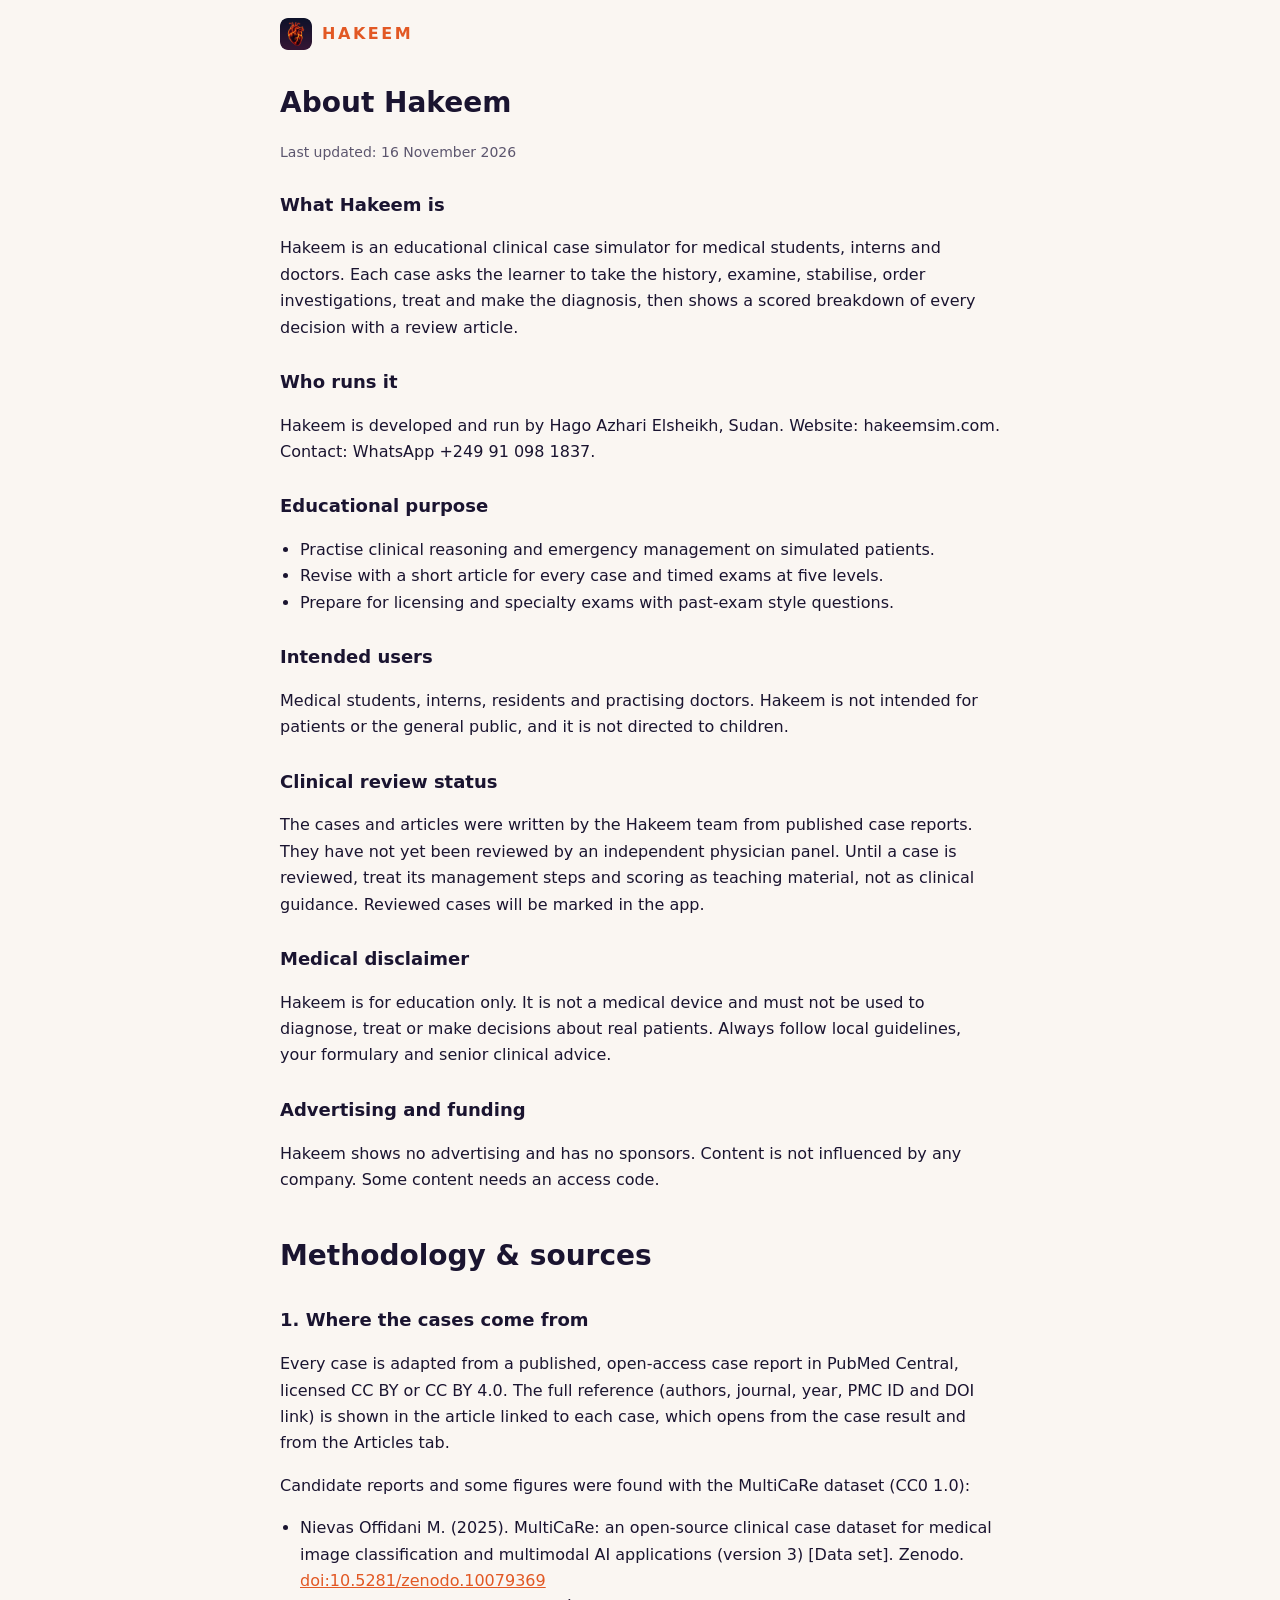
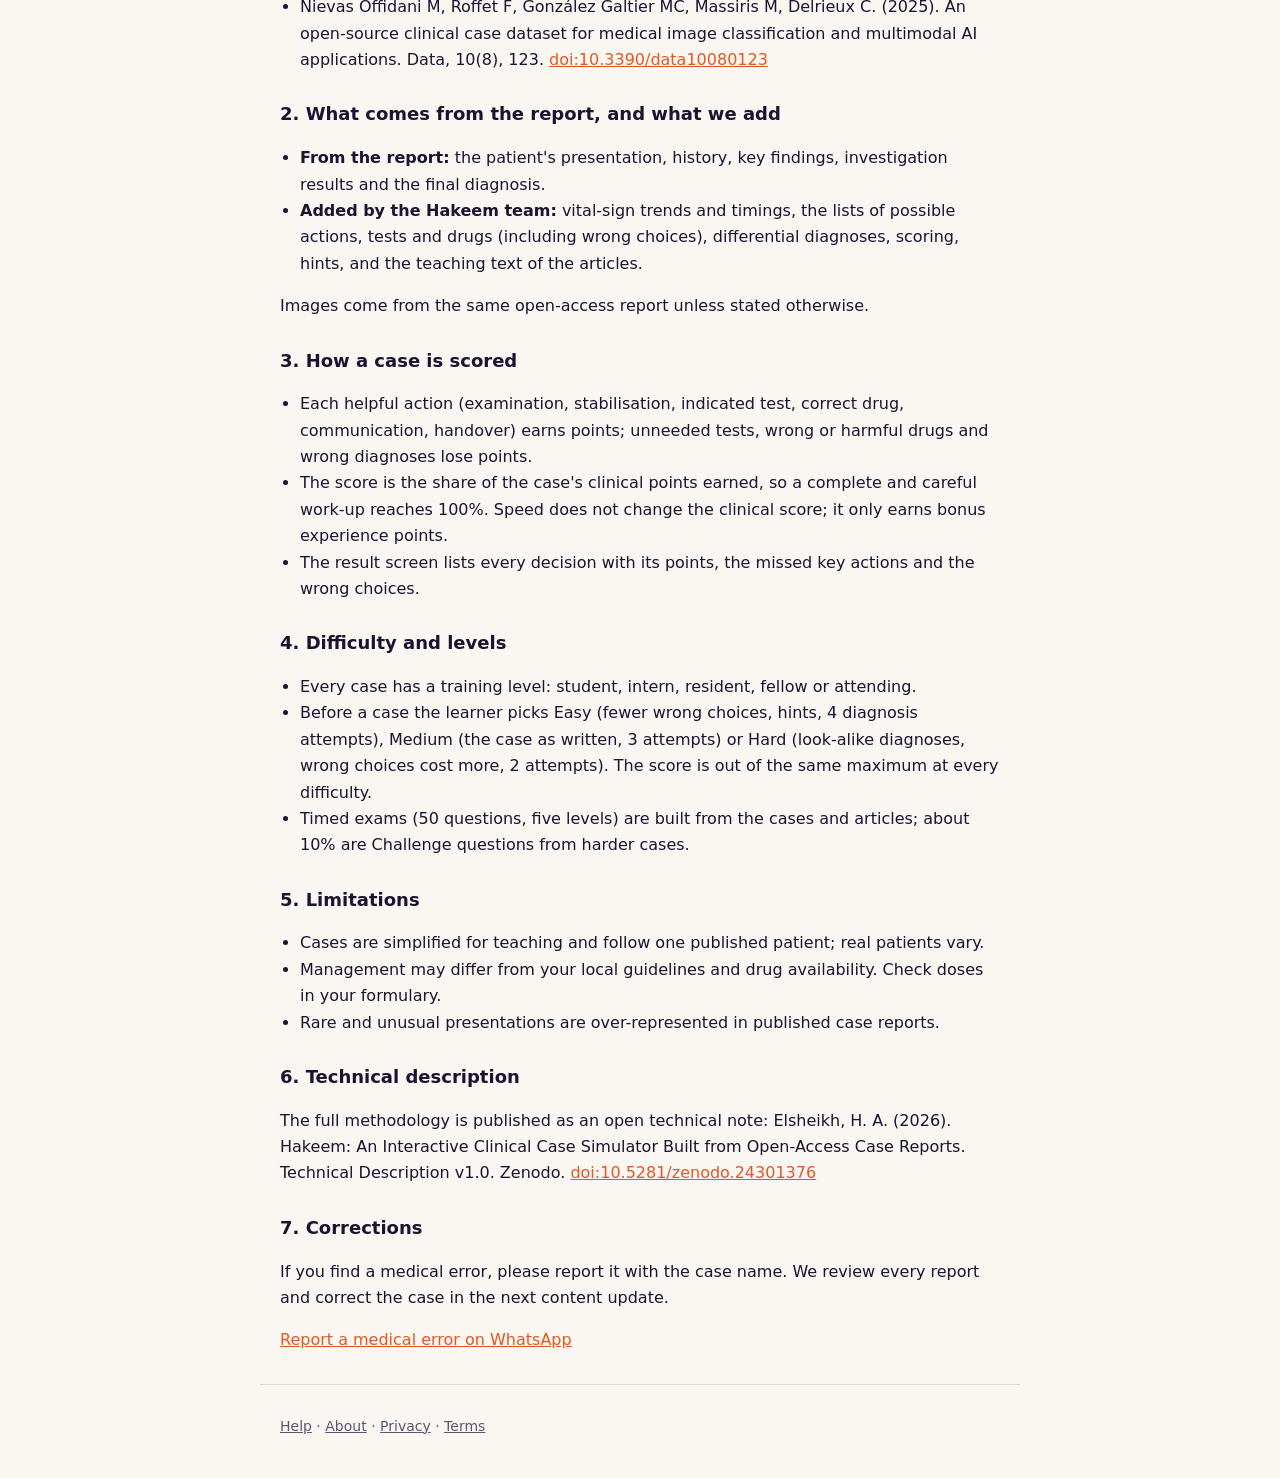
<file: about.html>
<!doctype html>
<html lang="en">
<head>
<meta charset="utf-8">
<meta name="viewport" content="width=device-width,initial-scale=1">
<title>About &amp; Methodology · Hakeem</title>
<meta name="description" content="Who runs Hakeem, its educational purpose, clinical review status, case sources (PubMed Central, MultiCaRe) and scoring methodology.">
<link rel="icon" type="image/png" href="assets/favicon.png">
<link rel="stylesheet" href="assets/page.css">
</head>
<body>
<header><a class="brand" href="./"><img src="assets/icon-192.png" alt=""> HAKEEM</a></header>
<main>
<h1>About Hakeem</h1>
<p class="muted">Last updated: 16 November 2026</p>

<h2>What Hakeem is</h2>
<p>Hakeem is an educational clinical case simulator for medical students, interns and doctors. Each case asks the
learner to take the history, examine, stabilise, order investigations, treat and make the diagnosis, then shows
a scored breakdown of every decision with a review article.</p>
<h2>Who runs it</h2>
<p>Hakeem is developed and run by Hago Azhari Elsheikh, Sudan. Website: hakeemsim.com. Contact: WhatsApp
+249 91 098 1837.</p>
<h2>Educational purpose</h2>
<ul>
<li>Practise clinical reasoning and emergency management on simulated patients.</li>
<li>Revise with a short article for every case and timed exams at five levels.</li>
<li>Prepare for licensing and specialty exams with past-exam style questions.</li>
</ul>
<h2>Intended users</h2>
<p>Medical students, interns, residents and practising doctors. Hakeem is not intended for patients or the
general public, and it is not directed to children.</p>
<h2>Clinical review status</h2>
<p>The cases and articles were written by the Hakeem team from published case reports. They have not yet been
reviewed by an independent physician panel. Until a case is reviewed, treat its management steps and scoring as
teaching material, not as clinical guidance. Reviewed cases will be marked in the app.</p>
<h2>Medical disclaimer</h2>
<p>Hakeem is for education only. It is not a medical device and must not be used to diagnose, treat or make
decisions about real patients. Always follow local guidelines, your formulary and senior clinical advice.</p>
<h2>Advertising and funding</h2>
<p>Hakeem shows no advertising and has no sponsors. Content is not influenced by any company. Some content
needs an access code.</p>

<h1 id="methodology" style="margin-top:40px">Methodology &amp; sources</h1>

<h2>1. Where the cases come from</h2>
<p>Every case is adapted from a published, open-access case report in PubMed Central, licensed CC BY or
CC BY 4.0. The full reference (authors, journal, year, PMC ID and DOI link) is shown in the article linked to
each case, which opens from the case result and from the Articles tab.</p>
<p>Candidate reports and some figures were found with the MultiCaRe dataset (CC0 1.0):</p>
<ul class="refs">
<li>Nievas Offidani M. (2025). MultiCaRe: an open-source clinical case dataset for medical image classification
and multimodal AI applications (version 3) [Data set]. Zenodo.
<a href="https://doi.org/10.5281/zenodo.10079369" target="_blank" rel="noopener">doi:10.5281/zenodo.10079369</a></li>
<li>Nievas Offidani M, Roffet F, Gonz&aacute;lez Galtier MC, Massiris M, Delrieux C. (2025). An open-source
clinical case dataset for medical image classification and multimodal AI applications. Data, 10(8), 123.
<a href="https://doi.org/10.3390/data10080123" target="_blank" rel="noopener">doi:10.3390/data10080123</a></li>
</ul>
<h2>2. What comes from the report, and what we add</h2>
<ul>
<li><b>From the report:</b> the patient's presentation, history, key findings, investigation results and the
final diagnosis.</li>
<li><b>Added by the Hakeem team:</b> vital-sign trends and timings, the lists of possible actions, tests and
drugs (including wrong choices), differential diagnoses, scoring, hints, and the teaching text of the
articles.</li>
</ul>
<p>Images come from the same open-access report unless stated otherwise.</p>
<h2>3. How a case is scored</h2>
<ul>
<li>Each helpful action (examination, stabilisation, indicated test, correct drug, communication, handover) earns
points; unneeded tests, wrong or harmful drugs and wrong diagnoses lose points.</li>
<li>The score is the share of the case's clinical points earned, so a complete and careful work-up reaches 100%.
Speed does not change the clinical score; it only earns bonus experience points.</li>
<li>The result screen lists every decision with its points, the missed key actions and the wrong choices.</li>
</ul>
<h2>4. Difficulty and levels</h2>
<ul>
<li>Every case has a training level: student, intern, resident, fellow or attending.</li>
<li>Before a case the learner picks Easy (fewer wrong choices, hints, 4 diagnosis attempts), Medium (the case as
written, 3 attempts) or Hard (look-alike diagnoses, wrong choices cost more, 2 attempts). The score is out of the
same maximum at every difficulty.</li>
<li>Timed exams (50 questions, five levels) are built from the cases and articles; about 10% are Challenge
questions from harder cases.</li>
</ul>
<h2>5. Limitations</h2>
<ul>
<li>Cases are simplified for teaching and follow one published patient; real patients vary.</li>
<li>Management may differ from your local guidelines and drug availability. Check doses in your formulary.</li>
<li>Rare and unusual presentations are over-represented in published case reports.</li>
</ul>
<h2>6. Technical description</h2>
<p>The full methodology is published as an open technical note: Elsheikh, H. A. (2026). Hakeem: An Interactive
Clinical Case Simulator Built from Open-Access Case Reports. Technical Description v1.0. Zenodo.
<a href="https://doi.org/10.5281/zenodo.24301376" target="_blank" rel="noopener">doi:10.5281/zenodo.24301376</a></p>
<h2>7. Corrections</h2>
<p>If you find a medical error, please report it with the case name. We review every report and correct the
case in the next content update.</p>

<p><a href="https://wa.me/249910981837">Report a medical error on WhatsApp</a></p>
</main>
<footer><a href="help.html">Help</a> · <a href="about.html">About</a> · <a href="privacy.html">Privacy</a> · <a href="terms.html">Terms</a></footer>
</body>
</html>
</file>
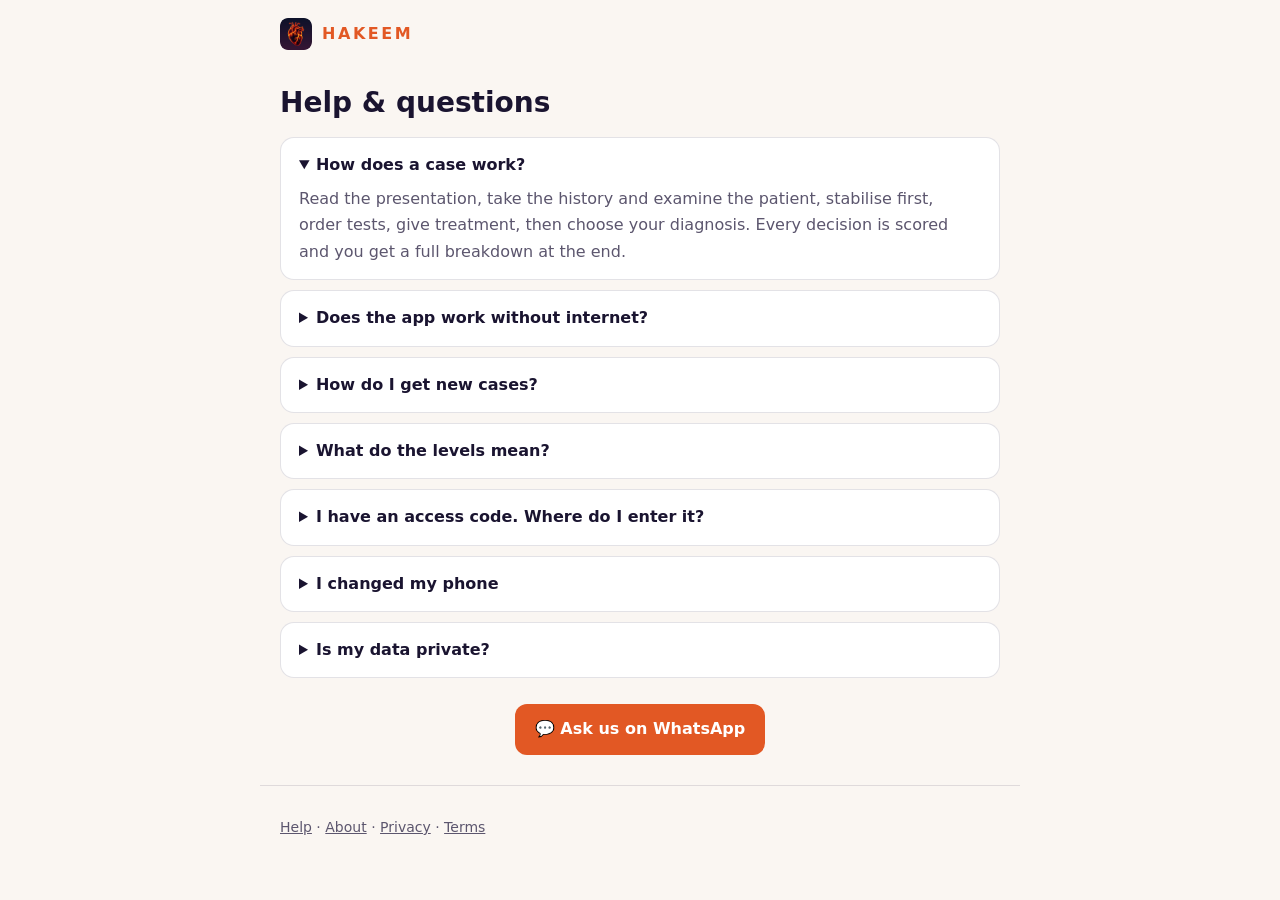
<file: help.html>
<!doctype html>
<html lang="en">
<head>
<meta charset="utf-8">
<meta name="viewport" content="width=device-width,initial-scale=1">
<title>Help · Hakeem</title>
<meta name="description" content="Help and questions about the Hakeem clinical case simulator app.">
<link rel="icon" type="image/png" href="assets/favicon.png">
<link rel="stylesheet" href="assets/page.css">
</head>
<body>
<header><a class="brand" href="./"><img src="assets/icon-192.png" alt=""> HAKEEM</a></header>
<main>
<h1>Help &amp; questions</h1>

<details open><summary>How does a case work?</summary>
<p>Read the presentation, take the history and examine the patient, stabilise first, order tests, give treatment,
then choose your diagnosis. Every decision is scored and you get a full breakdown at the end.</p></details>

<details><summary>Does the app work without internet?</summary>
<p>Yes. Connect once so the app can download the cases and articles; after that you can practise offline. Connect
again from time to time to receive new cases.</p></details>

<details><summary>How do I get new cases?</summary>
<p>New cases are added regularly. When they arrive, the app shows how many were added in each specialty &mdash; no
reinstall needed.</p></details>

<details><summary>What do the levels mean?</summary>
<p>Cases are grouped from Medical Student to Attending. Use the level bar under the specialties in Cases and
Articles to find cases that suit you.</p></details>

<details><summary>I have an access code. Where do I enter it?</summary>
<p>At the bottom of the Home page, in "Enter access code". The code works on one phone at a time.</p></details>

<details><summary>I changed my phone</summary>
<p>Enter your code on the new phone. If it says the code is used on another phone, tap "Move my access code to this
phone", or contact us. Your progress is stored on the old phone and does not move automatically.</p></details>

<details><summary>Is my data private?</summary>
<p>There are no accounts, ads or tracking. Your name, photo and results stay on your phone. See the
<a href="privacy.html">Privacy Policy</a>.</p></details>

<p class="cta"><a class="btn" href="https://wa.me/249910981837">💬 Ask us on WhatsApp</a></p>
</main>
<footer><a href="help.html">Help</a> · <a href="about.html">About</a> · <a href="privacy.html">Privacy</a> · <a href="terms.html">Terms</a></footer>
</body>
</html>
</file>
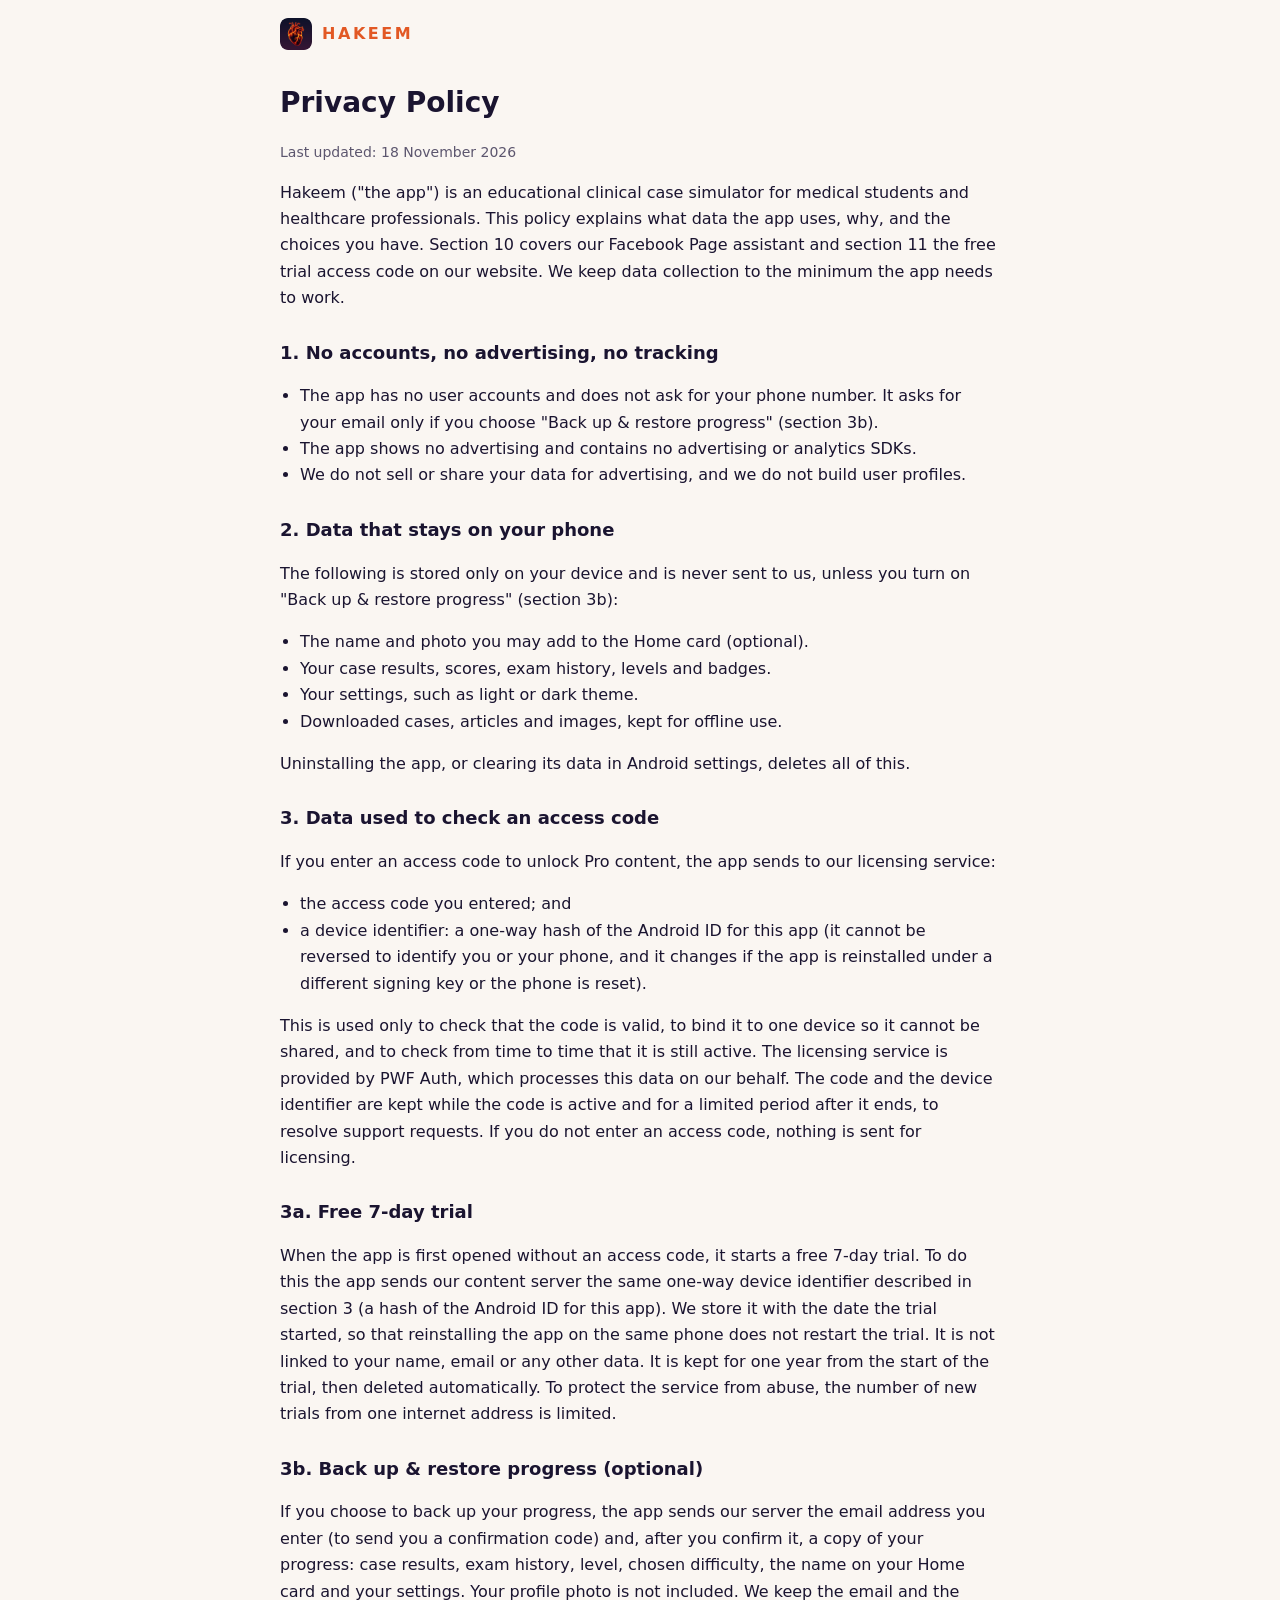
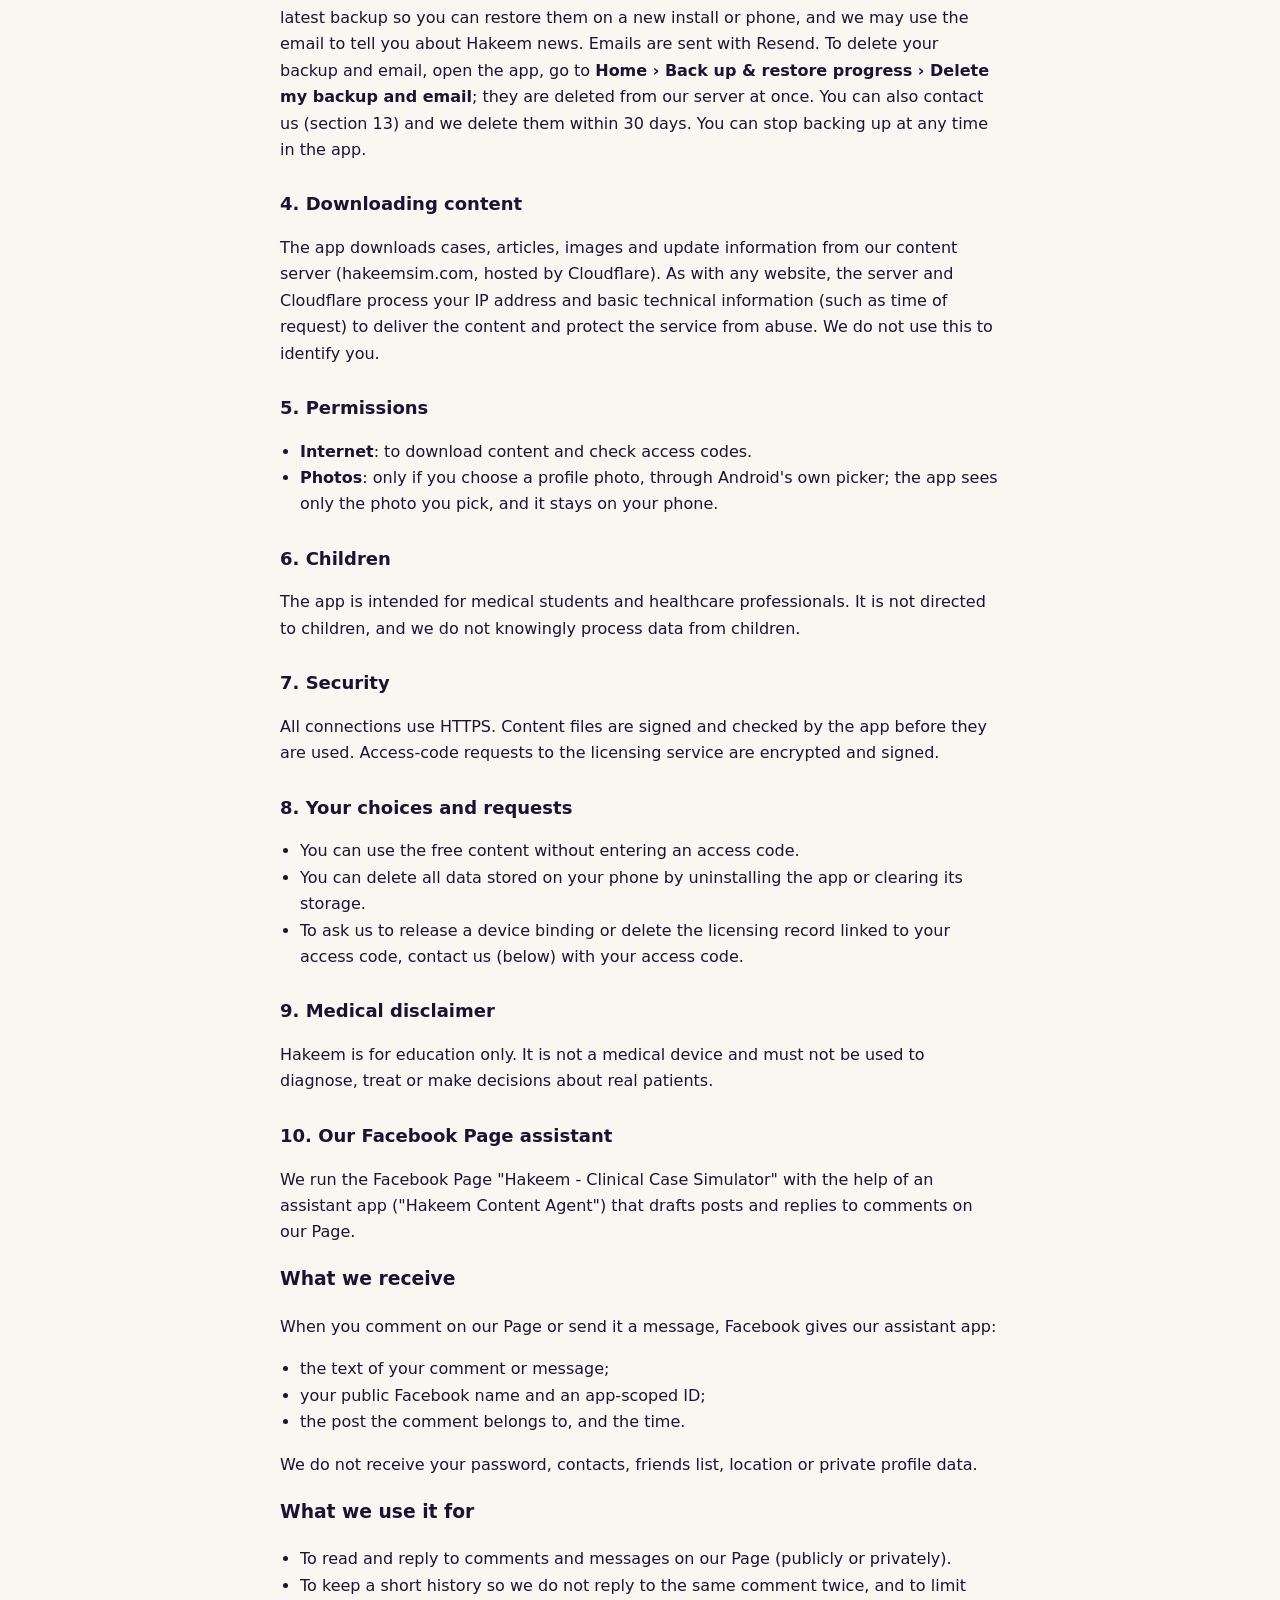
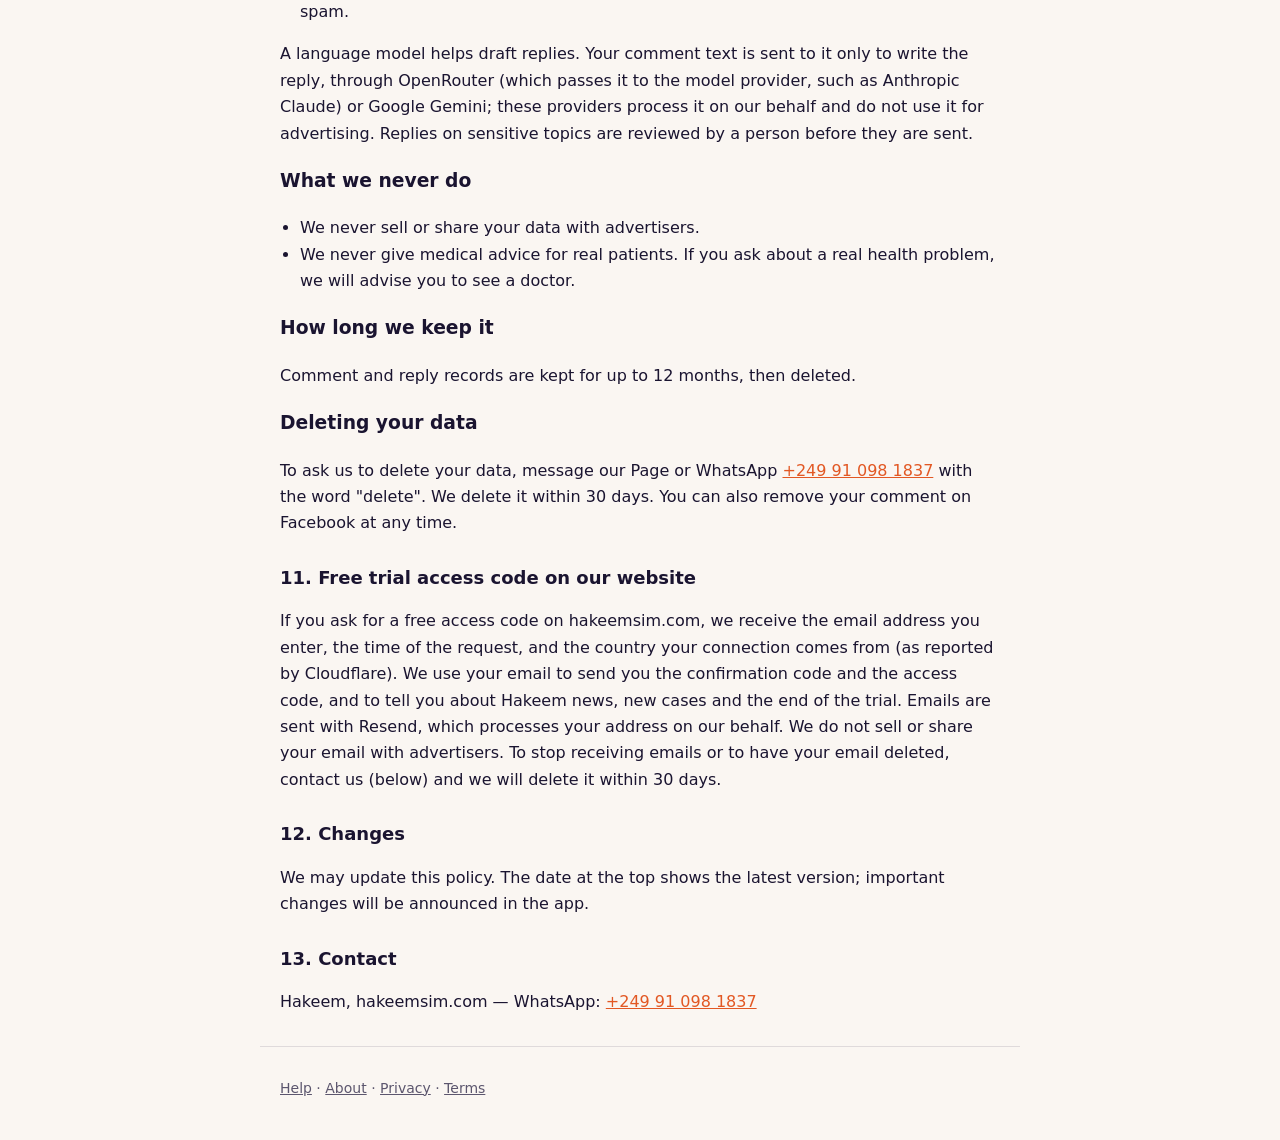
<file: privacy.html>
<!doctype html>
<html lang="en">
<head>
<meta charset="utf-8">
<meta name="viewport" content="width=device-width,initial-scale=1">
<title>Privacy Policy · Hakeem</title>
<meta name="description" content="How the Hakeem clinical case simulator app and the Hakeem Facebook Page assistant handle data.">
<link rel="icon" type="image/png" href="assets/favicon.png">
<link rel="stylesheet" href="assets/page.css">
</head>
<body>
<header><a class="brand" href="./"><img src="assets/icon-192.png" alt=""> HAKEEM</a></header>
<main>
<h1>Privacy Policy</h1>
<p class="muted">Last updated: 18 November 2026</p>

<p>Hakeem ("the app") is an educational clinical case simulator for medical students and healthcare professionals.
This policy explains what data the app uses, why, and the choices you have. Section 10 covers our Facebook Page assistant and section 11 the free trial access code on our website. We keep data collection to the minimum
the app needs to work.</p>

<h2>1. No accounts, no advertising, no tracking</h2>
<ul>
<li>The app has no user accounts and does not ask for your phone number. It asks for your email only if you choose "Back up &amp; restore progress" (section 3b).</li>
<li>The app shows no advertising and contains no advertising or analytics SDKs.</li>
<li>We do not sell or share your data for advertising, and we do not build user profiles.</li>
</ul>

<h2>2. Data that stays on your phone</h2>
<p>The following is stored only on your device and is never sent to us, unless you turn on "Back up &amp; restore progress" (section 3b):</p>
<ul>
<li>The name and photo you may add to the Home card (optional).</li>
<li>Your case results, scores, exam history, levels and badges.</li>
<li>Your settings, such as light or dark theme.</li>
<li>Downloaded cases, articles and images, kept for offline use.</li>
</ul>
<p>Uninstalling the app, or clearing its data in Android settings, deletes all of this.</p>

<h2>3. Data used to check an access code</h2>
<p>If you enter an access code to unlock Pro content, the app sends to our licensing service:</p>
<ul>
<li>the access code you entered; and</li>
<li>a device identifier: a one-way hash of the Android ID for this app (it cannot be reversed to identify you or your
phone, and it changes if the app is reinstalled under a different signing key or the phone is reset).</li>
</ul>
<p>This is used only to check that the code is valid, to bind it to one device so it cannot be shared, and to check
from time to time that it is still active. The licensing service is provided by PWF Auth, which processes this
data on our behalf. The code and the device identifier are kept while the code is active and for a limited period
after it ends, to resolve support requests. If you do not enter an access code, nothing is sent for licensing.</p>

<h2>3a. Free 7-day trial</h2>
<p>When the app is first opened without an access code, it starts a free 7-day trial. To do this the app sends our
content server the same one-way device identifier described in section 3 (a hash of the Android ID for this app).
We store it with the date the trial started, so that reinstalling the app on the same phone does not restart the
trial. It is not linked to your name, email or any other data. It is kept for one year from the start of the trial, then
deleted automatically. To protect the service from abuse, the number of new trials from one internet address is limited.</p>

<h2 id="backup">3b. Back up &amp; restore progress (optional)</h2>
<p>If you choose to back up your progress, the app sends our server the email address you enter (to send you a
confirmation code) and, after you confirm it, a copy of your progress: case results, exam history, level, chosen
difficulty, the name on your Home card and your settings. Your profile photo is not included. We keep the email and
the latest backup so you can restore them on a new install or phone, and we may use the email to tell you about
Hakeem news. Emails are sent with Resend. To delete your backup and email, open the app, go to <b>Home &rsaquo; Back up &amp; restore progress &rsaquo; Delete my
backup and email</b>; they are deleted from our server at once. You can also contact us (section 13) and we delete them
within 30 days. You can stop backing up at any time in the app.</p>

<h2>4. Downloading content</h2>
<p>The app downloads cases, articles, images and update information from our content server (hakeemsim.com,
hosted by Cloudflare). As with any website, the server and Cloudflare process your IP address and basic technical
information (such as time of request) to deliver the content and protect the service from abuse. We do not use
this to identify you.</p>

<h2>5. Permissions</h2>
<ul>
<li><b>Internet</b>: to download content and check access codes.</li>
<li><b>Photos</b>: only if you choose a profile photo, through Android's own picker; the app sees only the photo
you pick, and it stays on your phone.</li>
</ul>

<h2>6. Children</h2>
<p>The app is intended for medical students and healthcare professionals. It is not directed to children, and we
do not knowingly process data from children.</p>

<h2>7. Security</h2>
<p>All connections use HTTPS. Content files are signed and checked by the app before they are used. Access-code
requests to the licensing service are encrypted and signed.</p>

<h2>8. Your choices and requests</h2>
<ul>
<li>You can use the free content without entering an access code.</li>
<li>You can delete all data stored on your phone by uninstalling the app or clearing its storage.</li>
<li>To ask us to release a device binding or delete the licensing record linked to your access code, contact us
(below) with your access code.</li>
</ul>

<h2>9. Medical disclaimer</h2>
<p>Hakeem is for education only. It is not a medical device and must not be used to diagnose, treat or make
decisions about real patients.</p>

<h2 id="facebook">10. Our Facebook Page assistant</h2>
<p>We run the Facebook Page "Hakeem - Clinical Case Simulator" with the help of an assistant app ("Hakeem Content Agent")
that drafts posts and replies to comments on our Page.</p>
<h3>What we receive</h3>
<p>When you comment on our Page or send it a message, Facebook gives our assistant app:</p>
<ul>
<li>the text of your comment or message;</li>
<li>your public Facebook name and an app-scoped ID;</li>
<li>the post the comment belongs to, and the time.</li>
</ul>
<p>We do not receive your password, contacts, friends list, location or private profile data.</p>
<h3>What we use it for</h3>
<ul>
<li>To read and reply to comments and messages on our Page (publicly or privately).</li>
<li>To keep a short history so we do not reply to the same comment twice, and to limit spam.</li>
</ul>
<p>A language model helps draft replies. Your comment text is sent to it only to write the reply, through OpenRouter
(which passes it to the model provider, such as Anthropic Claude) or Google Gemini; these providers process it on our
behalf and do not use it for advertising.
Replies on sensitive topics are reviewed by a person before they are sent.</p>
<h3>What we never do</h3>
<ul>
<li>We never sell or share your data with advertisers.</li>
<li>We never give medical advice for real patients. If you ask about a real health problem, we will advise you to see a doctor.</li>
</ul>
<h3>How long we keep it</h3>
<p>Comment and reply records are kept for up to 12 months, then deleted.</p>
<h3 id="delete">Deleting your data</h3>
<p>To ask us to delete your data, message our Page or WhatsApp <a href="https://wa.me/249910981837">+249 91 098 1837</a>
with the word "delete". We delete it within 30 days. You can also remove your comment on Facebook at any time.</p>

<h2 id="trial">11. Free trial access code on our website</h2>
<p>If you ask for a free access code on hakeemsim.com, we receive the email address you enter, the time of the request,
and the country your connection comes from (as reported by Cloudflare). We use your email to send you the confirmation
code and the access code, and to tell you about Hakeem news, new cases and the end of the trial. Emails are sent with
Resend, which processes your address on our behalf. We do not sell or share your email with advertisers. To stop
receiving emails or to have your email deleted, contact us (below) and we will delete it within 30 days.</p>

<h2>12. Changes</h2>
<p>We may update this policy. The date at the top shows the latest version; important changes will be announced in
the app.</p>

<h2>13. Contact</h2>
<p>Hakeem, hakeemsim.com &mdash; WhatsApp: <a href="https://wa.me/249910981837">+249 91 098 1837</a></p>
</main>
<footer><a href="help.html">Help</a> · <a href="about.html">About</a> · <a href="privacy.html">Privacy</a> · <a href="terms.html">Terms</a></footer>
</body>
</html>
</file>
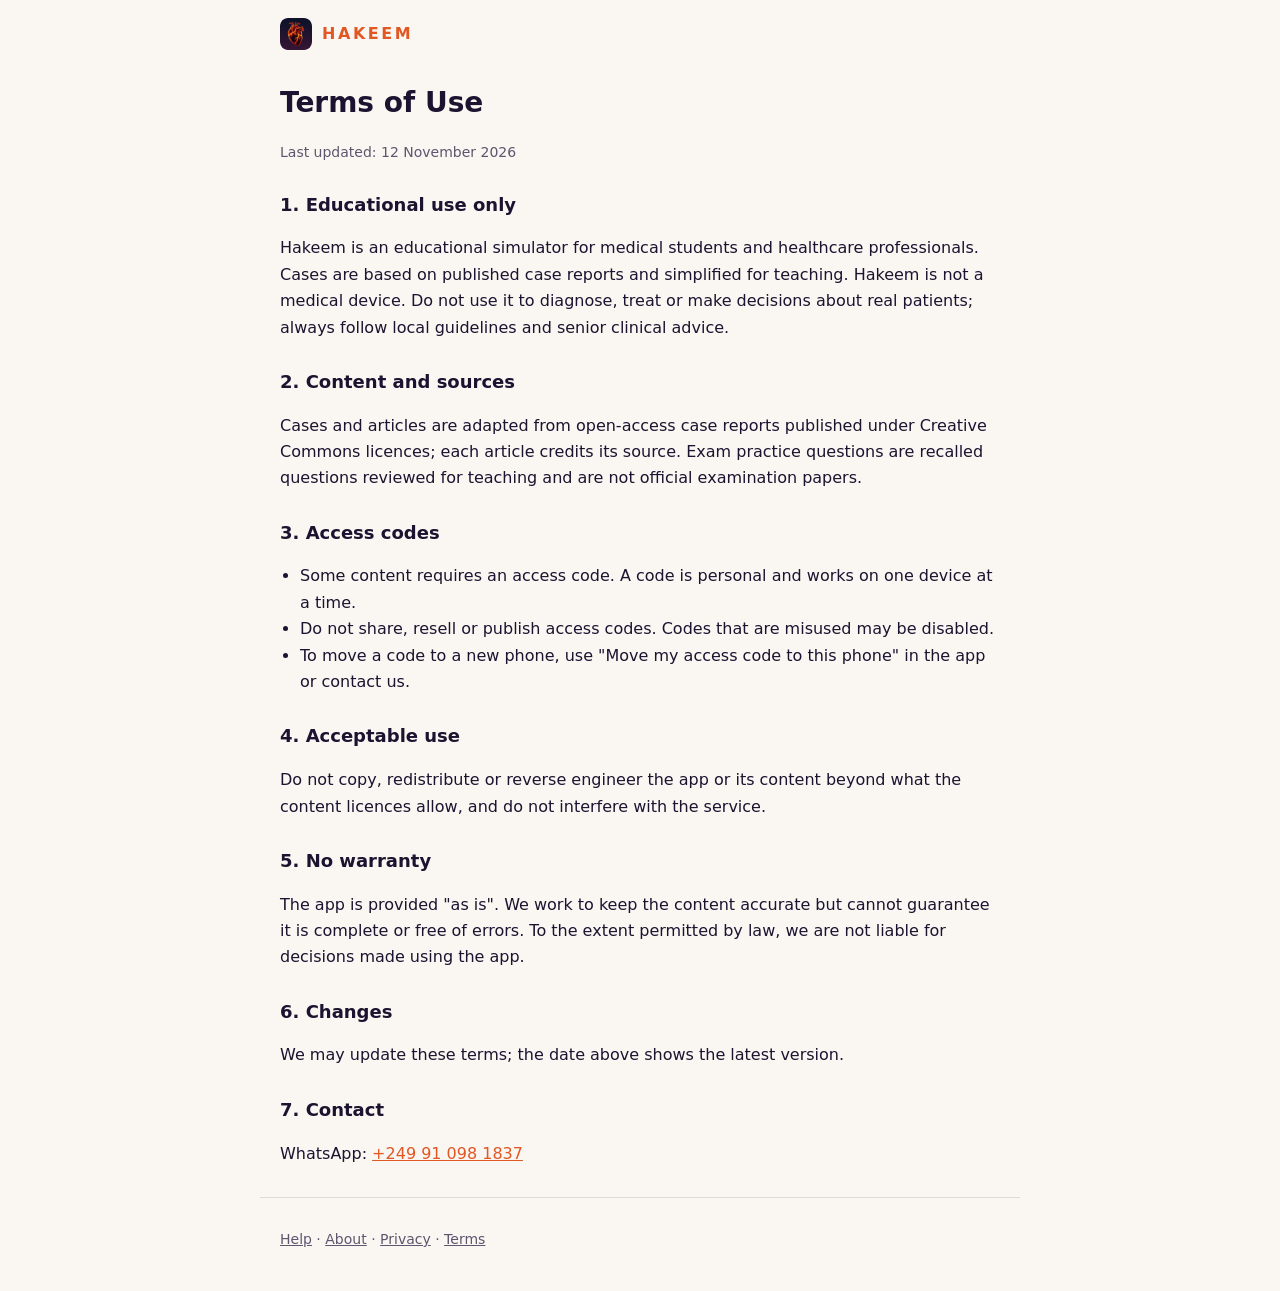
<file: terms.html>
<!doctype html>
<html lang="en">
<head>
<meta charset="utf-8">
<meta name="viewport" content="width=device-width,initial-scale=1">
<title>Terms of Use · Hakeem</title>
<meta name="description" content="Terms of use for the Hakeem clinical case simulator.">
<link rel="icon" type="image/png" href="assets/favicon.png">
<link rel="stylesheet" href="assets/page.css">
</head>
<body>
<header><a class="brand" href="./"><img src="assets/icon-192.png" alt=""> HAKEEM</a></header>
<main>
<h1>Terms of Use</h1>
<p class="muted">Last updated: 12 November 2026</p>

<h2>1. Educational use only</h2>
<p>Hakeem is an educational simulator for medical students and healthcare professionals. Cases are based on
published case reports and simplified for teaching. Hakeem is not a medical device. Do not use it to diagnose,
treat or make decisions about real patients; always follow local guidelines and senior clinical advice.</p>

<h2>2. Content and sources</h2>
<p>Cases and articles are adapted from open-access case reports published under Creative Commons licences; each
article credits its source. Exam practice questions are recalled questions reviewed for teaching and are not
official examination papers.</p>

<h2>3. Access codes</h2>
<ul>
<li>Some content requires an access code. A code is personal and works on one device at a time.</li>
<li>Do not share, resell or publish access codes. Codes that are misused may be disabled.</li>
<li>To move a code to a new phone, use "Move my access code to this phone" in the app or contact us.</li>
</ul>

<h2>4. Acceptable use</h2>
<p>Do not copy, redistribute or reverse engineer the app or its content beyond what the content licences allow,
and do not interfere with the service.</p>

<h2>5. No warranty</h2>
<p>The app is provided "as is". We work to keep the content accurate but cannot guarantee it is complete or free of
errors. To the extent permitted by law, we are not liable for decisions made using the app.</p>

<h2>6. Changes</h2>
<p>We may update these terms; the date above shows the latest version.</p>

<h2>7. Contact</h2>
<p>WhatsApp: <a href="https://wa.me/249910981837">+249 91 098 1837</a></p>
</main>
<footer><a href="help.html">Help</a> · <a href="about.html">About</a> · <a href="privacy.html">Privacy</a> · <a href="terms.html">Terms</a></footer>
</body>
</html>
</file>
<file: assets/page.css>
:root { color-scheme: light dark; --bg:#faf6f2; --card:#fff; --ink:#1a1430; --muted:#5c566e; --ember:#e25824; --line:rgba(26,20,48,.12); }
* { box-sizing: border-box; }
body { margin:0; background:var(--bg); color:var(--ink); font:16px/1.65 system-ui, -apple-system, "Segoe UI", Roboto, sans-serif; }
header, main, footer { max-width:760px; margin:0 auto; padding:0 20px; }
header { padding-top:18px; }
.brand { display:inline-flex; align-items:center; gap:10px; font-weight:700; letter-spacing:.16em; text-decoration:none; color:var(--ember); }
.brand img { width:32px; height:32px; border-radius:8px; }
h1 { font-size:28px; margin:22px 0 4px; }
h2 { font-size:18px; margin:26px 0 6px; }
.muted { color:var(--muted); font-size:14px; }
a { color:var(--ember); }
ul { padding-left:20px; }
details { background:var(--card); border:1px solid var(--line); border-radius:14px; padding:14px 18px; margin:10px 0; }
summary { cursor:pointer; font-weight:600; }
details p { color:var(--muted); margin:8px 0 0; }
.cta { text-align:center; margin:26px 0; }
.btn { display:inline-block; padding:12px 20px; border-radius:12px; background:var(--ember); color:#fff; text-decoration:none; font-weight:600; }
footer { padding:30px 20px 40px; color:var(--muted); font-size:14px; border-top:1px solid var(--line); margin-top:30px; }
footer a { color:var(--muted); }
</file>
